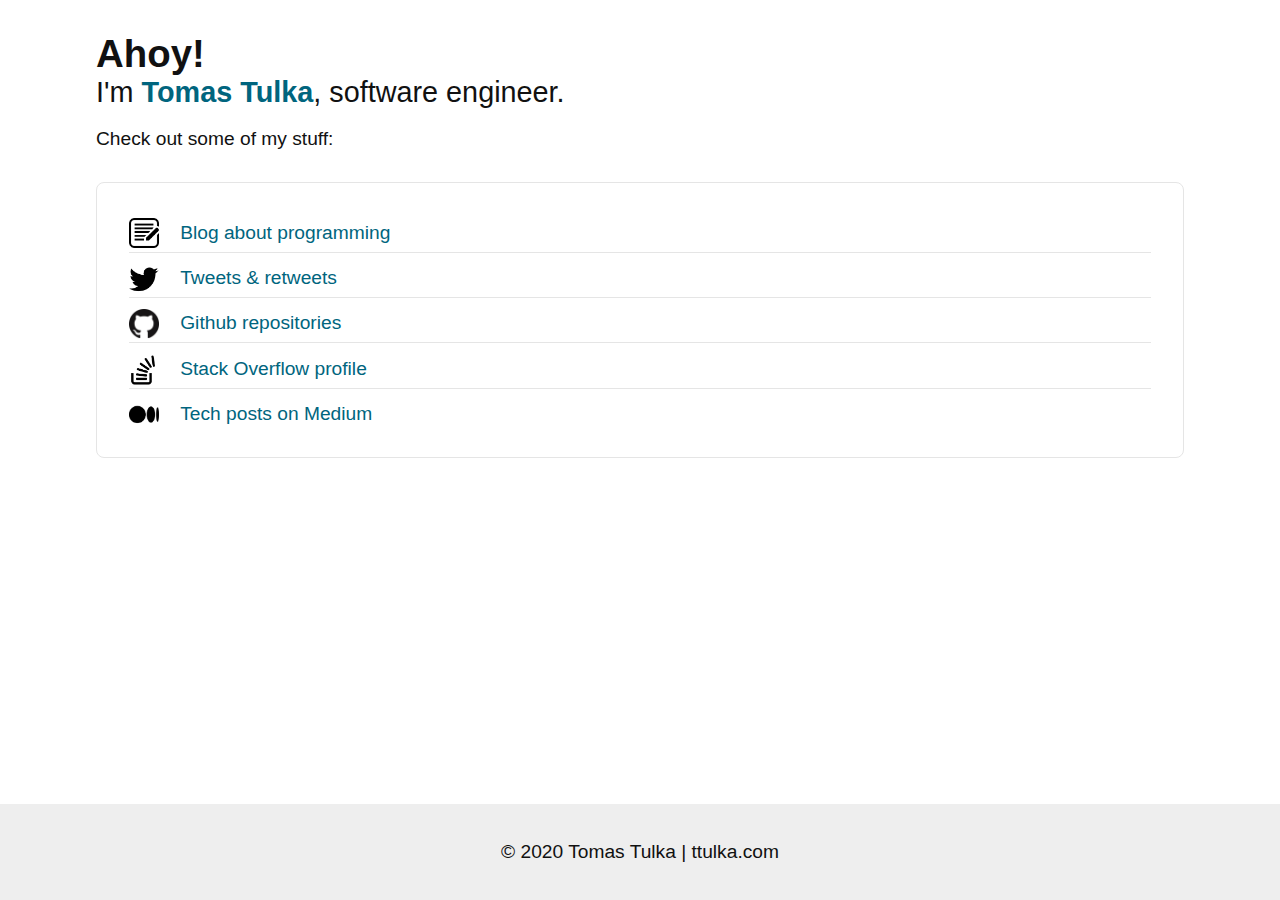
<file: web/index.html>
<!doctype html>
<html lang="en">
<head>
    <meta http-equiv="Content-Type" content="text/html; charset=UTF-8"/>
    <meta charset="utf-8">
    <meta name="viewport" content="width=device-width, initial-scale=1, shrink-to-fit=no">
    <meta name="robots" content="index,follow" />
    <meta name="googlebot" content="index,follow" />
    <meta name="Author" content="Tomas Tulka" /> 
    <meta name="Copyright" content="Tomas Tulka" />
                                                                                         
    <title>Tomas Tulka (ttulka)</title>

    <link rel="shortcut icon" type="image/x-icon" href="favicon.png">
    <link rel="stylesheet" type="text/css" href="layout.css">
</head>
<body>

<main class="main">
    <p class="greet">Ahoy!</p>
    <h1 class="heading">I'm <strong>Tomas Tulka</strong>, software&nbsp;engineer.</h1>
    <p>Check out some of my stuff:</p>
    
    <div class="card">
        <ul class="list">
            <li class="list__item icon-blog"><a href="http://blog.ttulka.com">Blog about programming</a></li>
            <li class="list__item icon-twitter"><a href="https://twitter.com/tomas_tulka">Tweets & retweets</a></li>
            <li class="list__item icon-github"><a href="https://github.com/ttulka">Github repositories</a></li>
            <li class="list__item icon-stackoverflow"><a href="https://stackoverflow.com/users/2190498/ttulka">Stack Overflow profile</a></li>
            <li class="list__item icon-medium"><a href="https://ttulka.medium.com/">Tech posts on Medium</a></li>
        </ul>
    </div>  
</main>

<footer class="footer">
    &copy; 2020 Tomas Tulka | ttulka.com
</footer>

</body>
</html>
</file>
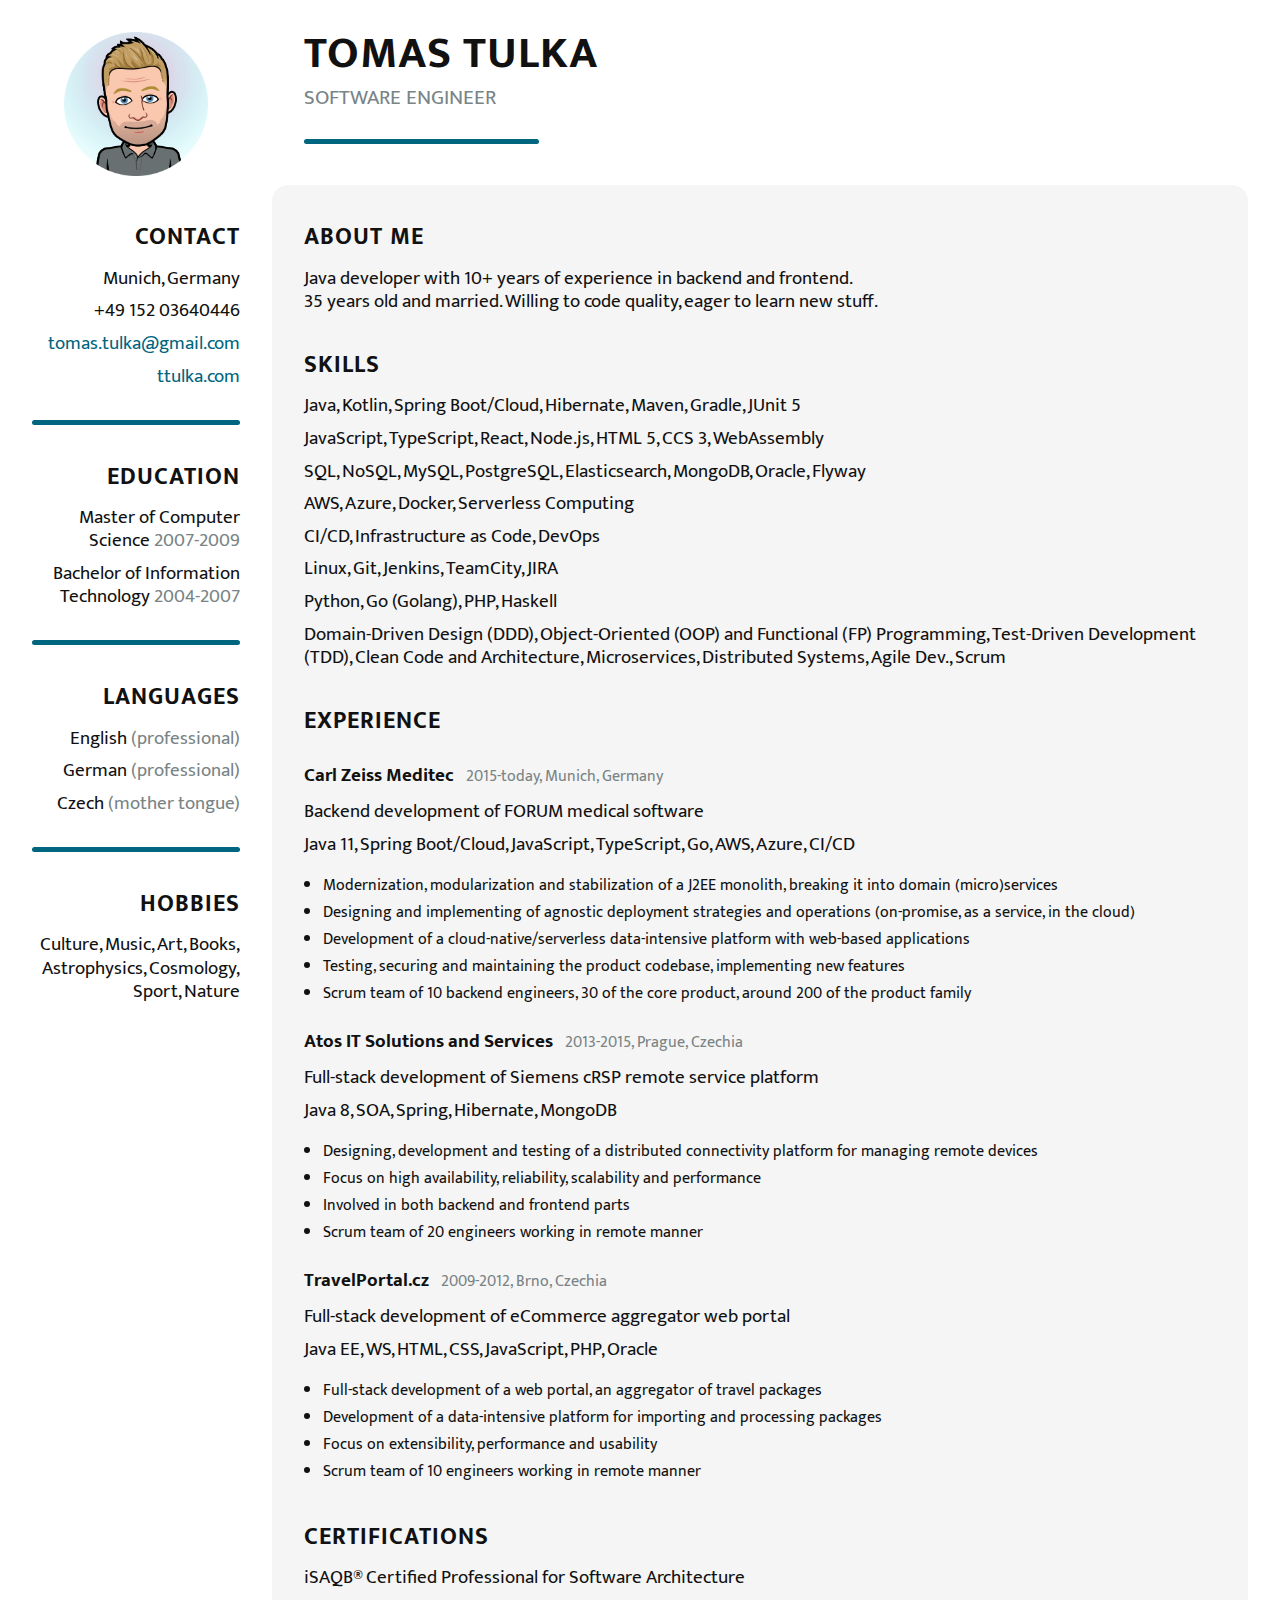
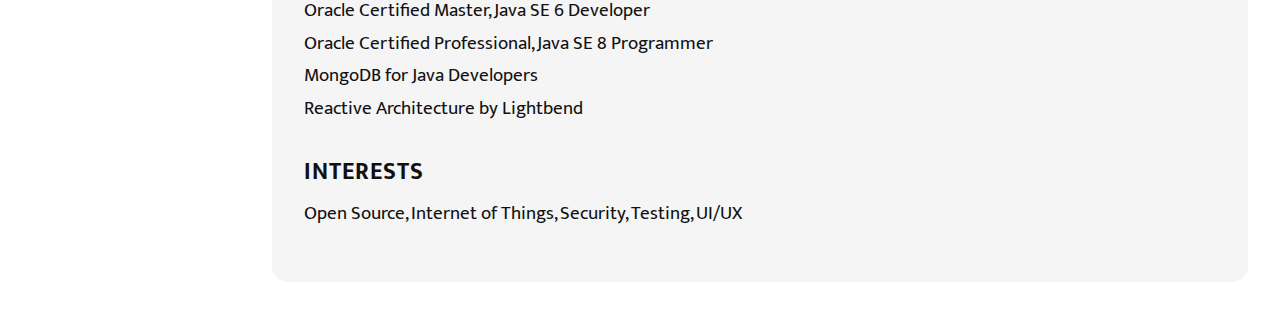
<file: cv/cv.html>
<!DOCTYPE html>
<html>
<head>
    <title>Tomas Tulka's Resume</title>
    <meta name="author" content="Tomas Tulka">
    <meta charset="utf-8">
    <meta name="viewport" content="width=device-width, initial-scale=1, shrink-to-fit=no">
    <link rel="shortcut icon" type="image/x-icon" href="cv.png">
    <link href="cv.css" rel="stylesheet">
</head>
<body class="body">

<header class="header">
    <div class="header__image">
        <img src="cv.png" alt="Tomas Tulka">
    </div>
    <div class="header__title">
        <h1 class="header__title__main">Tomas Tulka</h1>
        <div class="header__title__subtitle">Software Engineer</div>
    </div>
</header>

<main class="main">
    <article class="main__article">
        <h2>About me</h2>
        <p>Java developer with 10+ years of experience in backend and frontend.<br>
           35 years old and married. Willing to code quality, eager to learn new stuff.</p>
        
        <h2>Skills</h2>
        <p>Java, Kotlin, Spring Boot/Cloud, Hibernate, Maven, Gradle, JUnit&nbsp;5</p>
        <p>JavaScript, TypeScript, React, Node.js, HTML&nbsp;5, CCS&nbsp;3, WebAssembly</p>
        <p>SQL, NoSQL, MySQL, PostgreSQL, Elasticsearch, MongoDB, Oracle, Flyway</p>
        <p>AWS, Azure, Docker, Serverless Computing</p>
        <p>CI/CD, Infrastructure as Code, DevOps</p>
        <p>Linux, Git, Jenkins, TeamCity, JIRA</p>
        <p>Python, Go (Golang), PHP, Haskell</p>
        <p>Domain-Driven Design (DDD), Object-Oriented (OOP) and Functional (FP) Programming, Test-Driven Development (TDD), 
           Clean Code and Architecture, Microservices, Distributed Systems, Agile Dev., Scrum</p>

        <h2>Experience</h2>

        <h3>Carl Zeiss Meditec <span class="lighter slim">2015-today, Munich, Germany</span></h3>
        <p>Backend development of FORUM medical software</p>
        <p>Java 11, Spring Boot/Cloud, JavaScript, TypeScript, Go, AWS, Azure, CI/CD</p>
        <div class="main__article__additional">
            <ul>
                <li>Modernization, modularization and stabilization of a J2EE monolith, breaking it into domain (micro)services</li>
                <li>Designing and implementing of agnostic deployment strategies and operations (on-promise, as a service, in the cloud)</li>
                <li>Development of a cloud-native/serverless data-intensive platform with web-based applications</li>
                <li>Testing, securing and maintaining the product codebase, implementing new features</li>
                <li>Scrum team of 10 backend engineers, 30 of the core product, around 200 of the product family</li> 
            </ul>
        </div>
        
        <h3>Atos IT Solutions and Services <span class="lighter slim">2013-2015, Prague, Czechia</span></h3>
        <p>Full-stack development of Siemens cRSP remote service platform</p>
        <p>Java 8, SOA, Spring, Hibernate, MongoDB</p>
        <div class="main__article__additional">
            <ul>
                <li>Designing, development and testing of a distributed connectivity platform for managing remote devices</li>
                <li>Focus on high availability, reliability, scalability and performance</li>
                <li>Involved in both backend and frontend parts</li>
                <li>Scrum team of 20 engineers working in remote manner</li>
            </ul>
        </div>

        <h3>TravelPortal.cz <span class="lighter slim">2009-2012, Brno, Czechia</span></h3>
        <p>Full-stack development of eCommerce aggregator web portal</p>
        <p>Java EE, WS, HTML, CSS, JavaScript, PHP, Oracle</p>
        <div class="main__article__additional">
            <ul>
                <li>Full-stack development of a web portal, an aggregator of travel packages</li>
                <li>Development of a data-intensive platform for importing and processing packages</li>
                <li>Focus on extensibility, performance and usability</li>
                <li>Scrum team of 10 engineers working in remote manner</li>
            </ul>
        </div>

        <h2>Certifications</h2>
        <p>iSAQB® Certified Professional for Software Architecture</p>
        <p>Oracle Certified Master, Java&nbsp;SE&nbsp;6 Developer</p>
        <p>Oracle Certified Professional, Java&nbsp;SE&nbsp;8 Programmer</p>
        <p>MongoDB for Java Developers</p>
        <p>Reactive Architecture by Lightbend</p>

        <h2>Interests</h2>
        <p>Open Source, Internet of Things, Security, Testing, UI/UX</p>
    </article>
    
    <aside class="main__aside">
        <section class="main__aside__section">
            <h2>Contact</h2>
            <p>Munich, Germany</p>
            <p>+49 152 03640446</p>
            <p><a href="mailto:tomas.tulka@gmail.com">tomas.tulka@gmail.com</a></p>
            <p><a href="https://ttulka.com" target="_blank">ttulka.com</a></p>
        </section>
        <section class="main__aside__section">
            <h2>Education</h2>
            <p>Master of Computer Science <span class="lighter">2007-2009</span></p>
            <p>Bachelor of Information Technology <span class="lighter">2004-2007</span></p>
        </section>
        <section class="main__aside__section">
            <h2>Languages</h2>
            <p>English <span class="lighter">(professional)</span></span></p>
            <p>German <span class="lighter">(professional)</span></p>
            <p>Czech <span class="lighter">(mother tongue)</span></p>
        </section>
        <section class="main__aside__section">
            <h2>Hobbies</h2>
            <p>Culture, Music, Art, Books, Astrophysics, Cosmology, Sport, Nature</p>
        </section>
    </aside>
</main>

</body>
</html>
</file>
<file: web/layout.css>
:root {
    --primary: #00657e;
    --secondary: #82b2cf;
    --black: #111;
    --white: #fff;
    --lightgray: #e5e5e5;
}

* {
    -webkit-box-sizing: border-box;
            box-sizing: border-box;
}

body {
    color: var(--black, black);
    background-color: var(--white, white);
    font-family: -apple-system,Arial,sans-serif;
    margin: 0;
    padding: 0;
    display: flex;
    flex-direction: column;
    min-height: 100vh;
    justify-content: space-between;
}

a {
    text-decoration: none;
    color: var(--primary, darkblue);
}
a:hover, a:active {
    text-decoration: underline;
}

.main {
    margin: 1rem;
}

.greet {
    font-size: 2em;
    font-weight: 700;
    margin: 0;
}

.heading {
    font-size: 1.5em;
    font-weight: 400;
    margin-top: 0;
}
.heading strong {
    color: var(--primary, darkblue); 
}

.card {
    border: 1px solid var(--lightgray, silver);
    border-radius: 0.5rem;
    margin: 1rem 0;
}

.list {
    margin: 2rem;
    padding: 0;
}

.list__item {
    display: block;
    border-bottom: 1px solid var(--lightgray, silver);
    margin: 0.5rem 0;
    padding-bottom: 0.5rem;
    padding-left: 2.5rem;
    list-style: none;
    background-size: 1.2rem;
    background-repeat: no-repeat;
    background-position-y: 0.2rem;
}
.list__item:last-child {
    border: 0;
    padding-bottom: 0;
}
.list__item.icon-blog {
    background-image: url('icon-blog.png');
}                                            
.list__item.icon-github {
    background-image: url('icon-github.png');    
}
.list__item.icon-twitter {
    background-image: url('icon-twitter.png');    
}
.list__item.icon-stackoverflow {
    background-image: url('icon-stackoverflow.png');    
}
.list__item.icon-medium {
    background-image: url('icon-medium.png');    
}

.footer {
   text-align: center;
   background-color: #eee;
   width: 100%;
   height: 3.5rem;
   line-height: 3.5rem;
   bottom: 0;
   vertical-align: middle;
}

@media (min-width: 40rem) {

    body {
        font-size: 1.2em;
    }

    .main {
        margin: 2rem 6rem;
    }

    .card {
        margin: 2rem 0;
    }

    .list__item {
        background-size: 1.9rem;
        padding-left: 3.2rem;
        padding-top: 0.4rem;
    }
    .list__item.icon-medium {
        background-position-y: 0.4rem;
    }

    .footer {
        height: 6rem;
        line-height: 6rem;
    }
}
</file>
<file: cv/cv.css>
@import url('https://fonts.googleapis.com/css2?family=Mukta+Vaani:wght@400;700&display=swap');

:root {
    --black: #111;
    --white: #fff;
    --gray: #798486;
    --red: #dc3545;
    --green: #28a745;
    --dark: #00657e;
    --light: #f5f5f5;
}

p {
    margin: 0.5em 0;
    line-height: 1.2em;
}

a {
    color: var(--dark, blue);
    text-decoration: none;
}
a:hover, a:active {
    text-decoration: underline;
}

h1, h2, h3 {
    margin-bottom: 0.2rem;
}
h1, h2 {
    letter-spacing: 1px;
    text-transform: uppercase;
    margin-top: 2rem;
}
h3 span {
    display: inline-block;
    margin-left: 0.5em;
    font-size: medium;
}

.lighter {
    color: var(--gray, gray);
}
.slim {
    font-weight: normal;
}

.body {
    max-width: 80rem;
    color: var(--black, black);
    background-color: var(--white, white);
    font-family: 'Mukta Vaani', sans-serif;
    margin: auto;
    padding: 1rem;
    -webkit-box-sizing: border-box;
            box-sizing: border-box;
}

.header__image {
    text-align: center;
}
.header__image img {
    height: 5rem;
}
.header__title {
    text-align:center;
}
.header__title::after {
    height: 5px;
    width: 80%;
    margin: auto;
    content: "";
    display: block;
    background-color: var(--dark, gray);
    border-radius: 5px;
    margin-top: 1rem;
}
.header__title__main {
    margin-top: 0;
    padding: 0;
    line-height: 1em;
}
.header__title__subtitle {
    color: var(--gray, gray);
    text-transform: uppercase;
}

.main__article__additional ul {
    padding-inline-start: 1.2em;
}

@media print, screen and (min-width: 45rem) {
    .header {
        display: -webkit-box;
        display: -ms-flexbox;
        display: flex;
    }
    .header__image {
        -webkit-box-flex: 0;
            -ms-flex: 0 0 10rem;
                flex: 0 0 10rem;
    }
    .header__image img {
        height: 7rem;
    }
    .header__title {
        padding: 0 2rem;
        text-align: left;
    }
    .header__title::after {
        display: none;
    }
    .header__title__main {
        font-size: 2.5em;
    }
    .header__title__subtitle {
        font-size: 1.3em;
    }

    .main {
        display: -webkit-box;
        display: -ms-flexbox;
        display: flex;
        -webkit-box-orient: horizontal;
        -webkit-box-direction: reverse;
            -ms-flex-direction: row-reverse;
                flex-direction: row-reverse;
    }

    .main__article {
        background-color: var(--light, lightgray);
        border-radius: 1rem;
        padding: 0 1rem 2rem 1rem;
    }
    
    .main__aside {
        -webkit-box-flex: 0;
            -ms-flex: 0 0 10rem;
                flex: 0 0 10rem;
    }
    .main__aside__section {
        padding-right: 1rem;
        text-align: right;
    }
    .main__aside__section:not(:last-of-type)::after {
        height: 5px;
        content: "";
        display: block;
        background-color: var(--dark, gray);
        border-radius: 5px;
        margin: 2rem 0;
    }
}

@media (min-width: 60rem) {
    .body {
        padding: 2rem;
    }

    p {
        font-size: 120%;
    }
    
    .main__article {
        padding: 0 2rem 3rem 2rem;
    }
    .main__aside {
        -webkit-box-flex: 0;
            -ms-flex: 0 0 15rem;
                flex: 0 0 15rem;
    }
    .header__image {
        -webkit-box-flex: 0;
            -ms-flex: 0 0 15rem;
                flex: 0 0 15rem;
    }
    .header__image img {
        height: 9rem;
        margin-right: 2rem;
    }
    .header__title {
        padding: 0 2rem;
    }
    .header__title::after {
        display: block;
        margin: 1.5rem 0 0 0;
    }
    .header__title__main {
        font-size: 2.8em;
    }
    .main__aside__section {
        padding-right: 2rem;
    }
}

@media print {
    h1, h2, h3 {
        margin: 0.2rem 0;
    }
    h2 {
        font-size: 120%;
    }
    h2:not(:first-of-type) {
        margin-top: 1rem;
    }

    .body {
        padding: 0;
    }
    
    .header__image {
        -webkit-box-flex: 0;
            -ms-flex: 0 0 8rem;
                flex: 0 0 8rem;
    }
    .header__image img {
        height: 5rem;
    }
    .header__title {
        padding: 0 4rem;
    }
    .header__title::after {
        display: none;
    }
    .header__title__main {
        font-size: 2em;
    }
    .header__title__subtitle {
        font-size: 1em;
    }

    .main__aside {
        -webkit-box-flex: 0;
            -ms-flex: 0 0 8rem;
                flex: 0 0 8rem;
    }
    .main__aside__section {
        padding-right: 1rem;
    }
    
    .main__article {
        padding: 0 1rem 0.5rem 1rem;
        border-radius: 0.5rem;
    }
    .main__article__additional {
        display: none;
    }
}
</file>
